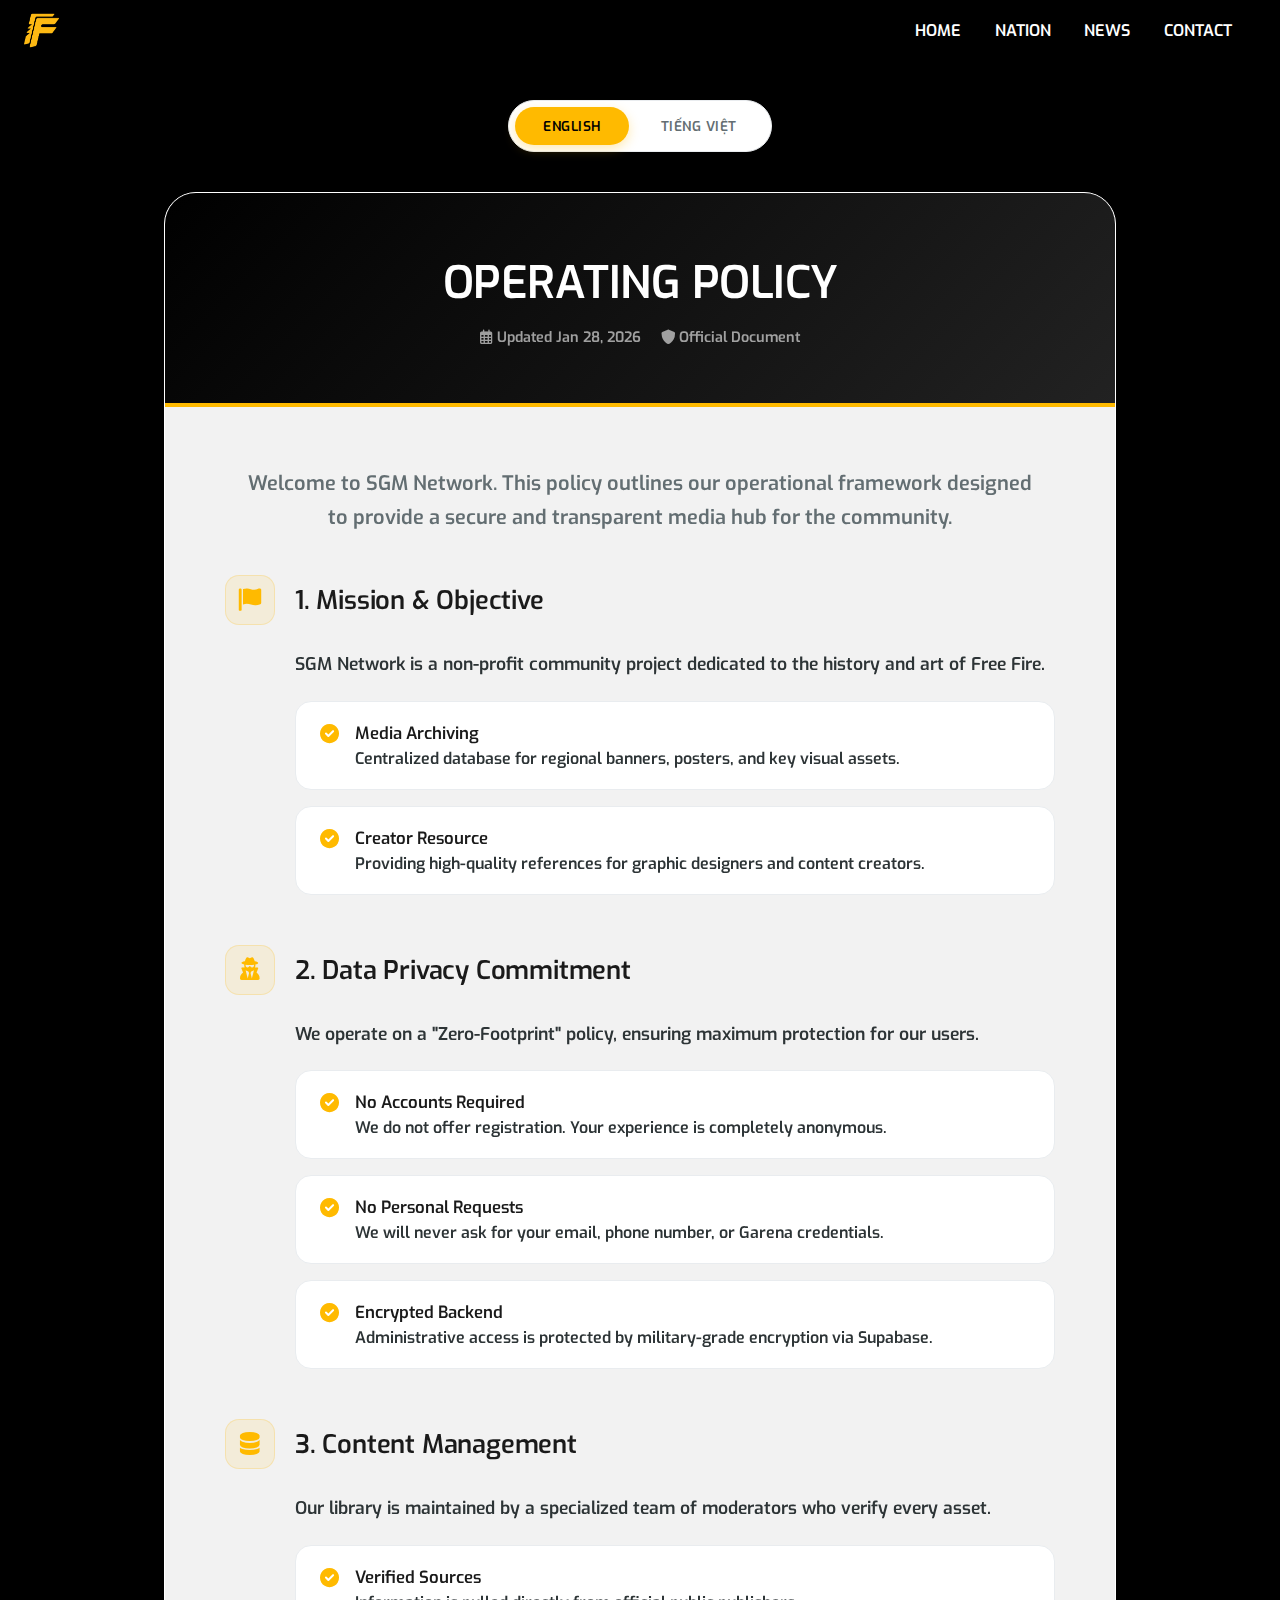
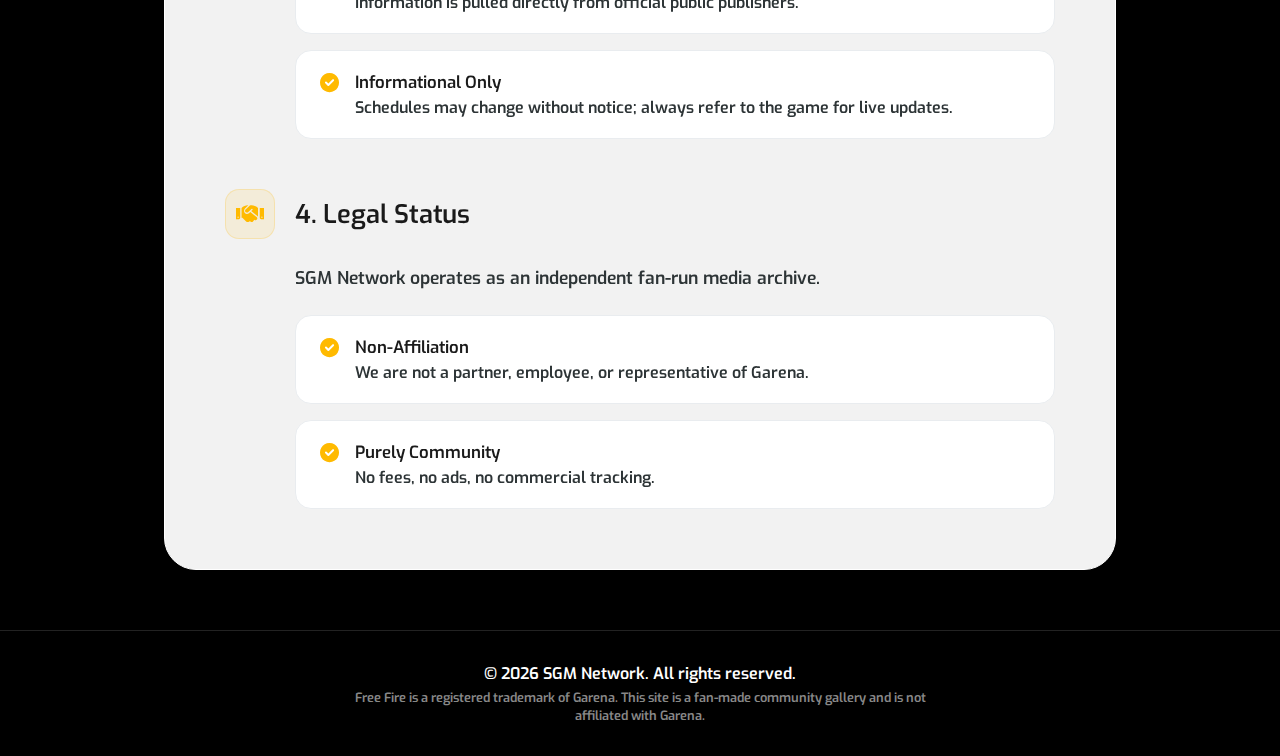
<file: operating-policy.html>
<!DOCTYPE html>
<html lang="en">

<head>
    <meta charset="UTF-8">
    <meta name="viewport" content="width=device-width, initial-scale=1.0">
    <title>Operating Policy - SGM Network</title>
    <meta name="description"
        content="Read the official Operating Policy of SGM Network. Learn about our mission, data privacy commitment, and content management guidelines.">
    <meta name="robots" content="index, follow">
    <link rel="canonical" href="https://zoneposters.vercel.app/operating-policy">
    <link rel="icon" type="image/png" href="/assets/image/LOGO_FF_SHORT.png" />
    <link rel="stylesheet" href="/assets/css/style.min.css?v=3.5.3">
    <link rel="stylesheet" href="https://cdnjs.cloudflare.com/ajax/libs/font-awesome/6.0.0/css/all.min.css">
    <link href="https://fonts.googleapis.com/css2?family=Inter:wght@400;500;600;700&display=swap" rel="stylesheet">
    <style>
        :root {
            --accent-gold: #ffba00;
            --accent-gold-soft: rgba(255, 186, 0, 0.1);
            --bg-glass: rgba(255, 255, 255, 0.95);
            --primary-dark: #1a1a1a;
            --text-main: #2d3436;
            --text-muted: #636e72;
            --border-soft: #e9ecef;
            --card-shadow: 0 20px 40px rgba(0, 0, 0, 0.08);
        }

        body {
            background-color: #f8f9fa;
            background-image: radial-gradient(at 0% 0%, rgba(255, 186, 0, 0.03) 0, transparent 50%),
                radial-gradient(at 50% 0%, rgba(0, 0, 0, 0.02) 0, transparent 50%);
            margin: 0;
            padding-top: 80px;
            min-height: 100vh;
            display: flex;
            flex-direction: column;
            font-family: 'Inter', system-ui, -apple-system, sans-serif;
            color: var(--text-main);
        }

        /* Re-applying main font for headers */
        h1,
        h2,
        h3,
        .switch-btn,
        .nav-link {
            font-family: 'Exo-SemiBold', sans-serif;
        }

        .policy-container {
            max-width: 1000px;
            margin: 20px auto 60px;
            padding: 0 24px;
            flex: 1;
            width: 100%;
            box-sizing: border-box;
        }

        /* Modern Language Switcher */
        .controls-wrapper {
            display: flex;
            justify-content: center;
            margin-bottom: 40px;
        }

        .lang-pills {
            background: #fff;
            padding: 6px;
            border-radius: 50px;
            display: flex;
            gap: 4px;
            box-shadow: 0 4px 15px rgba(0, 0, 0, 0.05);
            border: 1px solid var(--border-soft);
        }

        .switch-btn {
            border: none;
            background: transparent;
            padding: 10px 28px;
            border-radius: 40px;
            font-size: 0.85rem;
            font-weight: 700;
            cursor: pointer;
            transition: all 0.3s cubic-bezier(0.4, 0, 0.2, 1);
            color: var(--text-muted);
            text-transform: uppercase;
            letter-spacing: 0.5px;
        }

        .switch-btn.active {
            background: var(--accent-gold);
            color: #000;
            box-shadow: 0 4px 12px rgba(255, 186, 0, 0.3);
        }

        /* Main Card Reveal */
        .glass-card {
            background: var(--bg-glass);
            backdrop-filter: blur(10px);
            border-radius: 32px;
            border: 1px solid #fff;
            box-shadow: var(--card-shadow);
            overflow: hidden;
            animation: cardReveal 0.8s cubic-bezier(0.16, 1, 0.3, 1);
        }

        @keyframes cardReveal {
            from {
                opacity: 0;
                transform: translateY(30px) scale(0.98);
            }

            to {
                opacity: 1;
                transform: translateY(0) scale(1);
            }
        }

        .page-hero {
            background: linear-gradient(135deg, #000 0%, #222 100%);
            padding: 60px 40px;
            color: #fff;
            text-align: center;
            position: relative;
        }

        .page-hero::after {
            content: '';
            position: absolute;
            bottom: 0;
            left: 0;
            width: 100%;
            height: 4px;
            background: var(--accent-gold);
        }

        .page-hero h1 {
            font-size: 2.8rem;
            margin: 0;
            letter-spacing: -0.5px;
            text-transform: uppercase;
        }

        .meta-info {
            margin-top: 15px;
            display: flex;
            justify-content: center;
            align-items: center;
            gap: 20px;
            font-size: 0.9rem;
            color: rgba(255, 255, 255, 0.6);
        }

        .content-body {
            padding: 60px;
        }

        /* Module-based Sections */
        .policy-module {
            margin-bottom: 50px;
            position: relative;
        }

        .policy-module:last-child {
            margin-bottom: 0;
        }

        .module-header {
            display: flex;
            align-items: center;
            gap: 20px;
            margin-bottom: 24px;
        }

        .module-icon {
            width: 50px;
            height: 50px;
            background: var(--accent-gold-soft);
            border-radius: 14px;
            display: flex;
            align-items: center;
            justify-content: center;
            color: var(--accent-gold);
            font-size: 1.4rem;
            flex-shrink: 0;
            box-shadow: inset 0 0 0 1px rgba(255, 186, 0, 0.2);
        }

        .module-header h2 {
            font-size: 1.6rem;
            margin: 0;
            color: var(--primary-dark);
            letter-spacing: -0.2px;
        }

        .module-content {
            padding-left: 70px;
        }

        .module-content p {
            font-size: 1.1rem;
            line-height: 1.8;
            margin-bottom: 20px;
            font-weight: 400;
        }

        .modern-list {
            list-style: none;
            padding: 0;
            display: grid;
            gap: 16px;
        }

        .modern-list li {
            background: #fff;
            padding: 20px 24px;
            border-radius: 16px;
            border: 1px solid var(--border-soft);
            display: flex;
            align-items: flex-start;
            gap: 16px;
            transition: transform 0.2s, border-color 0.2s;
        }

        .modern-list li:hover {
            transform: translateX(5px);
            border-color: var(--accent-gold);
        }

        .modern-list li::before {
            content: "\f058";
            font-family: "Font Awesome 5 Free";
            font-weight: 900;
            color: var(--accent-gold);
            font-size: 1.2rem;
            margin-top: 2px;
        }

        .modern-list li strong {
            color: var(--primary-dark);
            display: block;
            margin-bottom: 4px;
            font-family: 'Exo-SemiBold', sans-serif;
            font-size: 1.05rem;
        }

        .intro-text {
            font-size: 1.25rem;
            line-height: 1.7;
            color: var(--text-muted);
            margin-bottom: 40px;
            text-align: center;
            max-width: 800px;
            margin-left: auto;
            margin-right: auto;
        }

        .lang-content {
            display: none;
        }

        .lang-content.active {
            display: block;
        }

        /* Footer Tweak */
        .footer {
            margin-top: auto;
            background: #000;
            border-top: 1px solid #222;
        }

        @media (max-width: 768px) {
            .content-body {
                padding: 40px 24px;
            }

            .module-header {
                gap: 15px;
            }

            .module-content {
                padding-left: 0;
            }

            .page-hero h1 {
                font-size: 2rem;
            }

            .module-icon {
                width: 42px;
                height: 42px;
                font-size: 1.1rem;
            }

            .module-header h2 {
                font-size: 1.3rem;
            }
        }
    </style>
</head>

<body class="non-home-bg">
    <header class="header">
        <div class="logo">
            <a href="/">
                <img src="/assets/image/LOGO_FF_SHORT.png" alt="Free Fire Logo" width="35" height="35">
            </a>
        </div>
        <nav class="navbar">
            <ul class="nav-links">
                <li><a href="/" class="nav-link">HOME</a></li>
                <li><a href="/nation" class="nav-link">NATION</a></li>
                <li><a href="/news" class="nav-link">NEWS</a></li>
                <li><a href="/contact" class="nav-link">CONTACT</a></li>
            </ul>
        </nav>
    </header>

    <main class="policy-container">
        <div class="controls-wrapper">
            <div class="lang-pills">
                <button class="switch-btn active" id="btn-en" onclick="setLanguage('en')">English</button>
                <button class="switch-btn" id="btn-vi" onclick="setLanguage('vi')">Tiếng Việt</button>
            </div>
        </div>

        <article class="glass-card">
            <!-- Content English -->
            <div id="content-en" class="lang-content active">
                <div class="page-hero">
                    <h1>Operating Policy</h1>
                    <div class="meta-info">
                        <span><i class="far fa-calendar-alt"></i> Updated Jan 28, 2026</span>
                        <span><i class="fas fa-shield-alt"></i> Official Document</span>
                    </div>
                </div>

                <div class="content-body">
                    <p class="intro-text">Welcome to <strong>SGM Network</strong>. This policy outlines our operational
                        framework designed to provide a secure and transparent media hub for the community.</p>

                    <div class="policy-module">
                        <div class="module-header">
                            <div class="module-icon"><i class="fas fa-flag"></i></div>
                            <h2>1. Mission & Objective</h2>
                        </div>
                        <div class="module-content">
                            <p>SGM Network is a non-profit community project dedicated to the history and art of Free
                                Fire.</p>
                            <ul class="modern-list">
                                <li>
                                    <div><strong>Media Archiving</strong> Centralized database for regional banners,
                                        posters, and key visual assets.</div>
                                </li>
                                <li>
                                    <div><strong>Creator Resource</strong> Providing high-quality references for graphic
                                        designers and content creators.</div>
                                </li>
                            </ul>
                        </div>
                    </div>

                    <div class="policy-module">
                        <div class="module-header">
                            <div class="module-icon"><i class="fas fa-user-secret"></i></div>
                            <h2>2. Data Privacy Commitment</h2>
                        </div>
                        <div class="module-content">
                            <p>We operate on a "Zero-Footprint" policy, ensuring maximum protection for our users.</p>
                            <ul class="modern-list">
                                <li>
                                    <div><strong>No Accounts Required</strong> We do not offer registration. Your
                                        experience is completely anonymous.</div>
                                </li>
                                <li>
                                    <div><strong>No Personal Requests</strong> We will never ask for your email, phone
                                        number, or Garena credentials.</div>
                                </li>
                                <li>
                                    <div><strong>Encrypted Backend</strong> Administrative access is protected by
                                        military-grade encryption via Supabase.</div>
                                </li>
                            </ul>
                        </div>
                    </div>

                    <div class="policy-module">
                        <div class="module-header">
                            <div class="module-icon"><i class="fas fa-database"></i></div>
                            <h2>3. Content Management</h2>
                        </div>
                        <div class="module-content">
                            <p>Our library is maintained by a specialized team of moderators who verify every asset.</p>
                            <ul class="modern-list">
                                <li>
                                    <div><strong>Verified Sources</strong> Information is pulled directly from official
                                        public publishers.</div>
                                </li>
                                <li>
                                    <div><strong>Informational Only</strong> Schedules may change without notice; always
                                        refer to the game for live updates.</div>
                                </li>
                            </ul>
                        </div>
                    </div>

                    <div class="policy-module">
                        <div class="module-header">
                            <div class="module-icon"><i class="fas fa-handshake"></i></div>
                            <h2>4. Legal Status</h2>
                        </div>
                        <div class="module-content">
                            <p>SGM Network operates as an independent fan-run media archive.</p>
                            <ul class="modern-list">
                                <li>
                                    <div><strong>Non-Affiliation</strong> We are not a partner, employee, or
                                        representative of Garena.</div>
                                </li>
                                <li>
                                    <div><strong>Purely Community</strong> No fees, no ads, no commercial tracking.
                                    </div>
                                </li>
                            </ul>
                        </div>
                    </div>
                </div>
            </div>

            <!-- Content Vietnamese -->
            <div id="content-vi" class="lang-content">
                <div class="page-hero">
                    <h1>Chính Sách Vận Hành</h1>
                    <div class="meta-info">
                        <span><i class="far fa-calendar-alt"></i> Cập nhật 28/01, 2026</span>
                        <span><i class="fas fa-shield-alt"></i> Tài liệu chính thức</span>
                    </div>
                </div>

                <div class="content-body">
                    <p class="intro-text">Chào mừng bạn đến với <strong>SGM Network</strong>. Chính sách này phác thảo
                        khung vận hành của chúng tôi, nhằm cung cấp một trung tâm truyền thông an toàn và minh bạch.</p>

                    <div class="policy-module">
                        <div class="module-header">
                            <div class="module-icon"><i class="fas fa-flag"></i></div>
                            <h2>1. Sứ mệnh & Mục tiêu</h2>
                        </div>
                        <div class="module-content">
                            <p>SGM Network là một dự án cộng đồng phi lợi nhuận dành riêng cho lịch sử và nghệ thuật
                                của Free Fire.</p>
                            <ul class="modern-list">
                                <li>
                                    <div><strong>Lưu trữ Truyền thông</strong> Cơ sở dữ liệu tập trung cho các biểu ngữ,
                                        poster và tài sản hình ảnh khu vực.</div>
                                </li>
                                <li>
                                    <div><strong>Nguồn lực Sáng tạo</strong> Cung cấp tài liệu tham khảo chất lượng cao
                                        cho các nhà thiết kế và sáng tạo nội dung.</div>
                                </li>
                            </ul>
                        </div>
                    </div>

                    <div class="policy-module">
                        <div class="module-header">
                            <div class="module-icon"><i class="fas fa-user-secret"></i></div>
                            <h2>2. Cam kết Bảo mật Dữ liệu</h2>
                        </div>
                        <div class="module-content">
                            <p>Chúng tôi hoạt động trên chính sách "Không để lại dấu vết", đảm bảo bảo vệ tối đa cho
                                người dùng.</p>
                            <ul class="modern-list">
                                <li>
                                    <div><strong>Không yêu cầu tài khoản</strong> Chúng tôi không cung cấp tính năng
                                        đăng ký. Trải nghiệm của bạn là ẩn danh hoàn toàn.</div>
                                </li>
                                <li>
                                    <div><strong>Không yêu cầu thông tin</strong> Chúng tôi không bao giờ hỏi email, số
                                        điện thoại hoặc mật khẩu Garena của bạn.</div>
                                </li>
                                <li>
                                    <div><strong>Hệ thống Bảo mật</strong> Quyền truy cập quản trị được bảo vệ bởi mã
                                        hóa cấp cao thông qua Supabase.</div>
                                </li>
                            </ul>
                        </div>
                    </div>

                    <div class="policy-module">
                        <div class="module-header">
                            <div class="module-icon"><i class="fas fa-database"></i></div>
                            <h2>3. Quản lý Nội dung</h2>
                        </div>
                        <div class="module-content">
                            <p>Thư viện của chúng tôi được duy trì bởi đội ngũ kiểm duyệt chuyên nghiệp, xác minh mọi
                                tài sản.</p>
                            <ul class="modern-list">
                                <li>
                                    <div><strong>Nguồn Xác minh</strong> Thông tin được lấy trực tiếp từ các nhà phát
                                        hành công khai chính thức.</div>
                                </li>
                                <li>
                                    <div><strong>Chỉ nhằm mục đích Thông tin</strong> Lịch trình có thể thay đổi mà
                                        không báo trước; hãy tham khảo trò chơi để có cập nhật thực tế.</div>
                                </li>
                            </ul>
                        </div>
                    </div>

                    <div class="policy-module">
                        <div class="module-header">
                            <div class="module-icon"><i class="fas fa-handshake"></i></div>
                            <h2>4. Trạng thái Pháp lý</h2>
                        </div>
                        <div class="module-content">
                            <p>SGM Network hoạt động như một kho lưu trữ truyền thông độc lập do người hâm mộ điều
                                hành.</p>
                            <ul class="modern-list">
                                <li>
                                    <div><strong>Không liên kết</strong> Chúng tôi không phải là đối tác, nhân viên hoặc
                                        đại diện của Garena.</div>
                                </li>
                                <li>
                                    <div><strong>Vì cộng đồng</strong> Không phí, không quảng cáo, không theo dõi thương
                                        mại.</div>
                                </li>
                            </ul>
                        </div>
                    </div>
                </div>
            </div>
        </article>
    </main>

    <footer class="footer">
        <div class="footer-content">
            <p>&copy; 2026 SGM Network. All rights reserved.</p>
            <p class="trademark-disclaimer" style="font-size: 0.8rem; color: #888; margin-top: 5px;">Free Fire is a
                registered trademark of Garena. This site is a fan-made community gallery and is not affiliated with
                Garena.</p>
        </div>
    </footer>

    <script>
        function setLanguage(lang) {
            document.querySelectorAll('.switch-btn').forEach(btn => btn.classList.remove('active'));
            document.getElementById('btn-' + lang).classList.add('active');

            document.querySelectorAll('.lang-content').forEach(content => {
                content.classList.remove('active');
            });
            document.getElementById('content-' + lang).classList.add('active');

            localStorage.setItem('policyLang', lang);
        }

        document.addEventListener('DOMContentLoaded', () => {
            const savedLang = localStorage.getItem('policyLang') || 'en';
            setLanguage(savedLang);
        });
    </script>
</body>

</html>
</file>
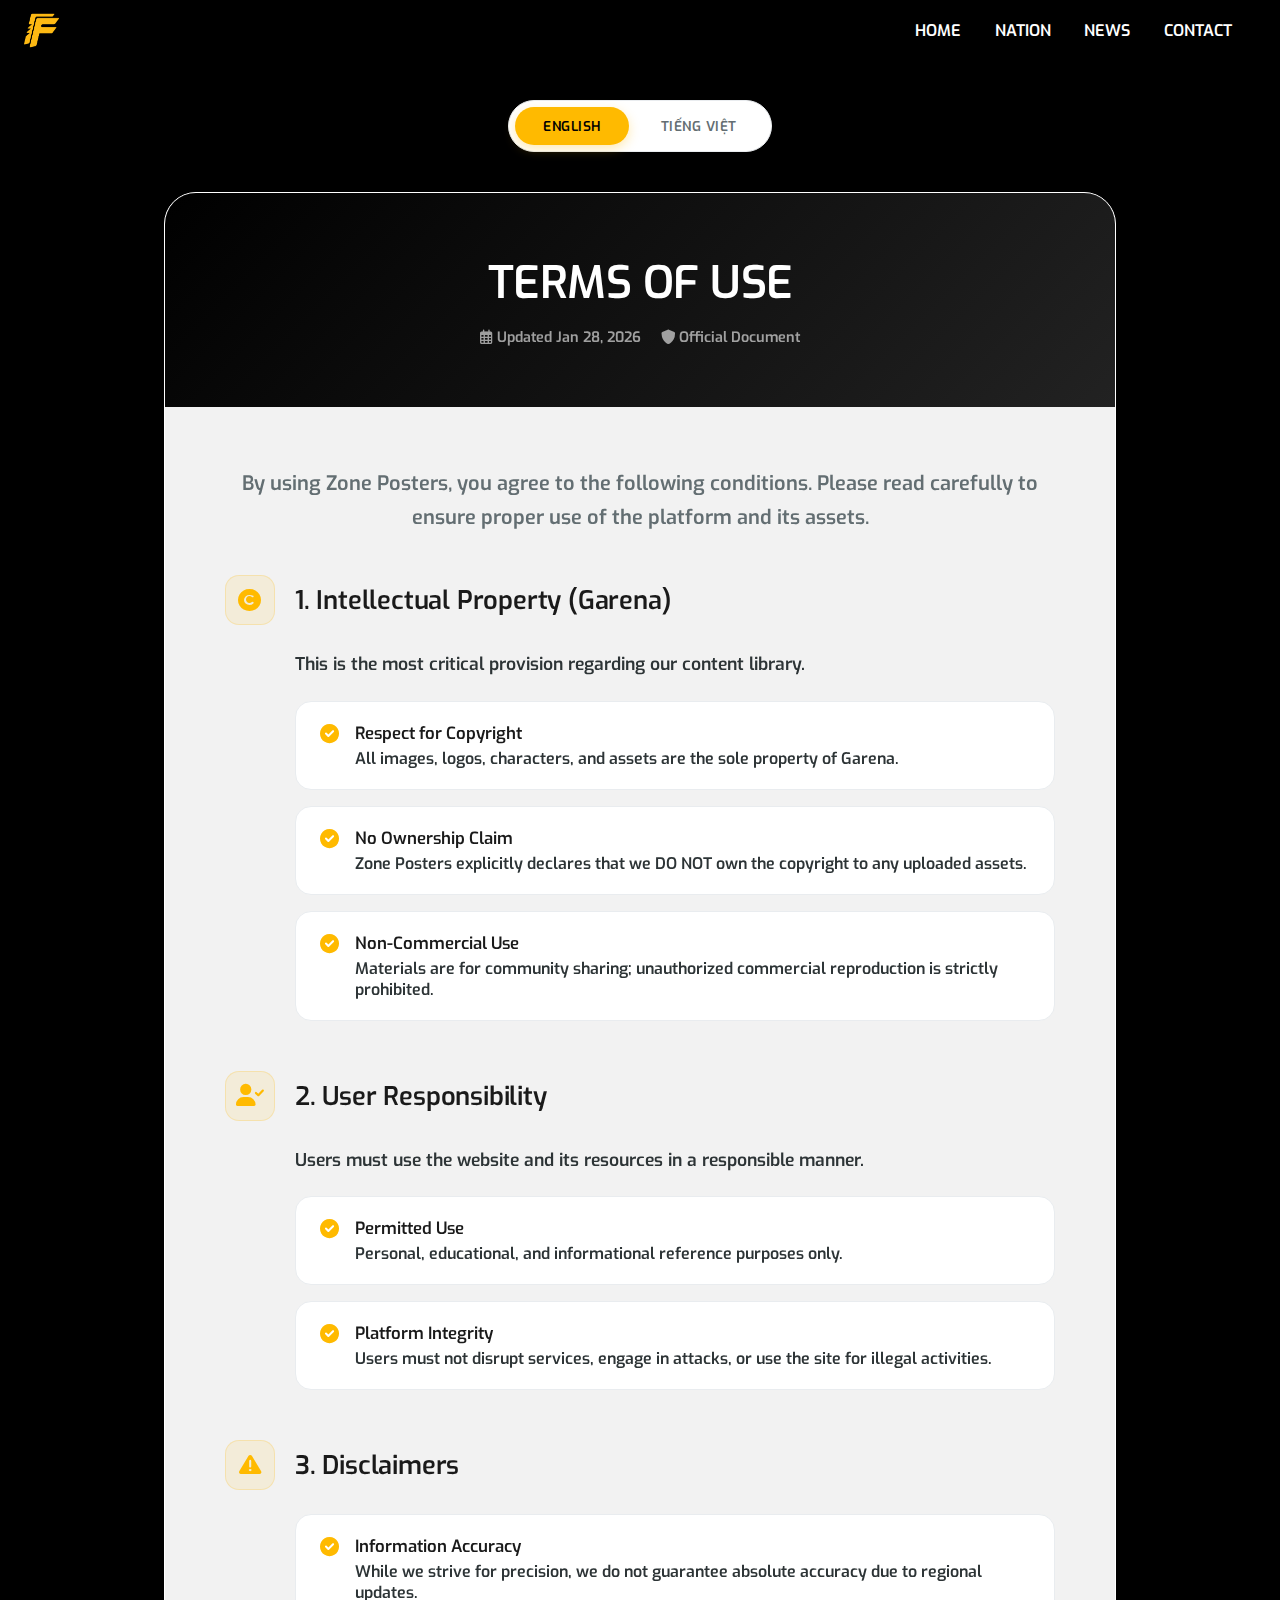
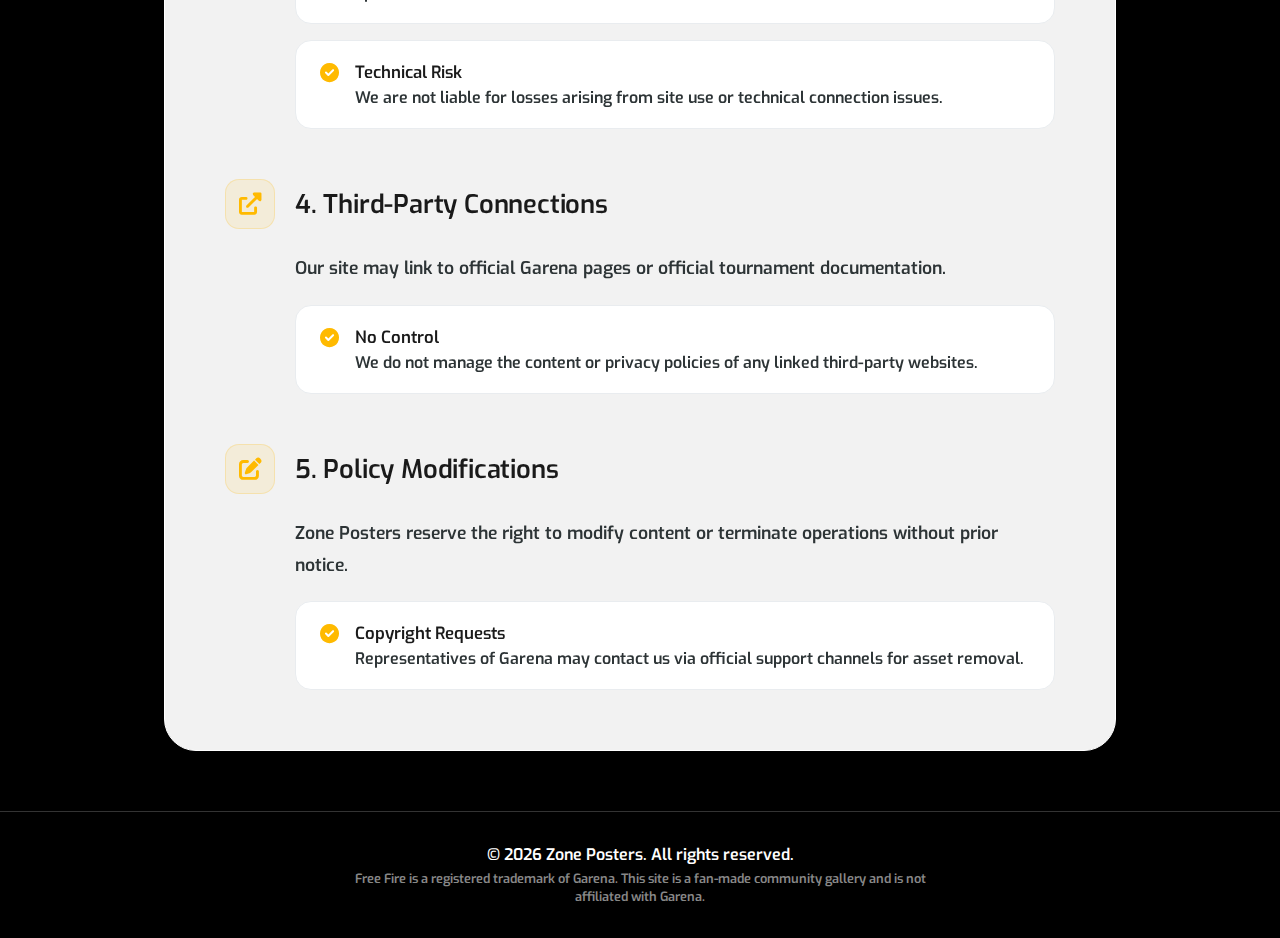
<file: terms-of-use.html>
<!DOCTYPE html>
<html lang="en">

<head>
    <meta charset="UTF-8">
    <meta name="viewport" content="width=device-width, initial-scale=1.0">
    <title>Terms of Use - Zone Posters</title>
    <meta name="description"
        content="Review the Terms of Use for Zone Posters. Understand the intellectual property rights, user responsibilities, and disclaimers for using our platform.">
    <meta name="robots" content="index, follow">
    <link rel="canonical" href="https://zoneposters.vercel.app/terms-of-use">
    <link rel="icon" type="image/png" href="/assets/image/LOGO_FF_SHORT.png" />
    <link rel="stylesheet" href="/assets/css/style.min.css?v=3.5.1">
    <link rel="stylesheet" href="https://cdnjs.cloudflare.com/ajax/libs/font-awesome/6.0.0/css/all.min.css">
    <link href="https://fonts.googleapis.com/css2?family=Inter:wght@400;500;600;700&display=swap" rel="stylesheet">
    <style>
        :root {
            --accent-gold: #ffba00;
            --accent-gold-soft: rgba(255, 186, 0, 0.1);
            --bg-glass: rgba(255, 255, 255, 0.95);
            --primary-dark: #1a1a1a;
            --text-main: #2d3436;
            --text-muted: #636e72;
            --border-soft: #e9ecef;
            --card-shadow: 0 20px 40px rgba(0, 0, 0, 0.08);
        }

        body {
            background-color: #f8f9fa;
            background-image: radial-gradient(at 0% 0%, rgba(255, 186, 0, 0.03) 0, transparent 50%),
                radial-gradient(at 50% 0%, rgba(0, 0, 0, 0.02) 0, transparent 50%);
            margin: 0;
            padding-top: 80px;
            min-height: 100vh;
            display: flex;
            flex-direction: column;
            font-family: 'Inter', system-ui, -apple-system, sans-serif;
            color: var(--text-main);
        }

        /* Re-applying main font for headers */
        h1,
        h2,
        h3,
        .switch-btn,
        .nav-link {
            font-family: 'Exo-SemiBold', sans-serif;
        }

        .policy-container {
            max-width: 1000px;
            margin: 20px auto 60px;
            padding: 0 24px;
            flex: 1;
            width: 100%;
            box-sizing: border-box;
        }

        /* Modern Language Switcher */
        .controls-wrapper {
            display: flex;
            justify-content: center;
            margin-bottom: 40px;
        }

        .lang-pills {
            background: #fff;
            padding: 6px;
            border-radius: 50px;
            display: flex;
            gap: 4px;
            box-shadow: 0 4px 15px rgba(0, 0, 0, 0.05);
            border: 1px solid var(--border-soft);
        }

        .switch-btn {
            border: none;
            background: transparent;
            padding: 10px 28px;
            border-radius: 40px;
            font-size: 0.85rem;
            font-weight: 700;
            cursor: pointer;
            transition: all 0.3s cubic-bezier(0.4, 0, 0.2, 1);
            color: var(--text-muted);
            text-transform: uppercase;
            letter-spacing: 0.5px;
        }

        .switch-btn.active {
            background: var(--accent-gold);
            color: #000;
            box-shadow: 0 4px 12px rgba(255, 186, 0, 0.3);
        }

        /* Main Card Reveal */
        .glass-card {
            background: var(--bg-glass);
            backdrop-filter: blur(10px);
            border-radius: 32px;
            border: 1px solid #fff;
            box-shadow: var(--card-shadow);
            overflow: hidden;
            animation: cardReveal 0.8s cubic-bezier(0.16, 1, 0.3, 1);
        }

        @keyframes cardReveal {
            from {
                opacity: 0;
                transform: translateY(30px) scale(0.98);
            }

            to {
                opacity: 1;
                transform: translateY(0) scale(1);
            }
        }

        .page-hero {
            background: linear-gradient(135deg, #000 0%, #222 100%);
            padding: 60px 40px;
            color: #fff;
            text-align: center;
            position: relative;
        }

        .page-hero h1 {
            font-size: 2.8rem;
            margin: 0;
            letter-spacing: -0.5px;
            text-transform: uppercase;
        }

        .meta-info {
            margin-top: 15px;
            display: flex;
            justify-content: center;
            align-items: center;
            gap: 20px;
            font-size: 0.9rem;
            color: rgba(255, 255, 255, 0.6);
        }

        .content-body {
            padding: 60px;
        }

        /* Module-based Sections */
        .policy-module {
            margin-bottom: 50px;
            position: relative;
        }

        .policy-module:last-child {
            margin-bottom: 0;
        }

        .module-header {
            display: flex;
            align-items: center;
            gap: 20px;
            margin-bottom: 24px;
        }

        .module-icon {
            width: 50px;
            height: 50px;
            background: var(--accent-gold-soft);
            border-radius: 14px;
            display: flex;
            align-items: center;
            justify-content: center;
            color: var(--accent-gold);
            font-size: 1.4rem;
            flex-shrink: 0;
            box-shadow: inset 0 0 0 1px rgba(255, 186, 0, 0.2);
        }

        .module-header h2 {
            font-size: 1.6rem;
            margin: 0;
            color: var(--primary-dark);
            letter-spacing: -0.2px;
        }

        .module-content {
            padding-left: 70px;
        }

        .module-content p {
            font-size: 1.1rem;
            line-height: 1.8;
            margin-bottom: 20px;
            font-weight: 400;
        }

        .modern-list {
            list-style: none;
            padding: 0;
            display: grid;
            gap: 16px;
        }

        .modern-list li {
            background: #fff;
            padding: 20px 24px;
            border-radius: 16px;
            border: 1px solid var(--border-soft);
            display: flex;
            align-items: flex-start;
            gap: 16px;
            transition: transform 0.2s, border-color 0.2s;
        }

        .modern-list li:hover {
            transform: translateX(5px);
            border-color: var(--accent-gold);
        }

        .modern-list li::before {
            content: "\f058";
            font-family: "Font Awesome 5 Free";
            font-weight: 900;
            color: var(--accent-gold);
            font-size: 1.2rem;
            margin-top: 2px;
        }

        .modern-list li strong {
            color: var(--primary-dark);
            display: block;
            margin-bottom: 4px;
            font-family: 'Exo-SemiBold', sans-serif;
            font-size: 1.05rem;
        }

        .intro-text {
            font-size: 1.25rem;
            line-height: 1.7;
            color: var(--text-muted);
            margin-bottom: 40px;
            text-align: center;
            max-width: 800px;
            margin-left: auto;
            margin-right: auto;
        }

        .lang-content {
            display: none;
        }

        .lang-content.active {
            display: block;
        }

        @media (max-width: 768px) {
            .content-body {
                padding: 40px 24px;
            }

            .module-header {
                gap: 15px;
            }

            .module-content {
                padding-left: 0;
            }

            .page-hero h1 {
                font-size: 2rem;
            }

            .module-icon {
                width: 42px;
                height: 42px;
                font-size: 1.1rem;
            }

            .module-header h2 {
                font-size: 1.3rem;
            }
        }
    </style>
</head>

<body class="non-home-bg">
    <header class="header">
        <div class="logo">
            <a href="/">
                <img src="/assets/image/LOGO_FF_SHORT.png" alt="Free Fire Logo" width="35" height="35">
            </a>
        </div>
        <nav class="navbar">
            <ul class="nav-links">
                <li><a href="/" class="nav-link">HOME</a></li>
                <li><a href="/nation" class="nav-link">NATION</a></li>
                <li><a href="/news" class="nav-link">NEWS</a></li>
                <li><a href="/contact" class="nav-link">CONTACT</a></li>
            </ul>
        </nav>
    </header>

    <main class="policy-container">
        <div class="controls-wrapper">
            <div class="lang-pills">
                <button class="switch-btn active" id="btn-en" onclick="setLanguage('en')">English</button>
                <button class="switch-btn" id="btn-vi" onclick="setLanguage('vi')">Tiếng Việt</button>
            </div>
        </div>

        <article class="glass-card">
            <!-- Content English -->
            <div id="content-en" class="lang-content active">
                <div class="page-hero">
                    <h1>Terms of Use</h1>
                    <div class="meta-info">
                        <span><i class="far fa-calendar-alt"></i> Updated Jan 28, 2026</span>
                        <span><i class="fas fa-shield-alt"></i> Official Document</span>
                    </div>
                </div>

                <div class="content-body">
                    <p class="intro-text">By using <strong>Zone Posters</strong>, you agree to the following conditions.
                        Please read carefully to ensure proper use of the platform and its assets.</p>

                    <div class="policy-module">
                        <div class="module-header">
                            <div class="module-icon"><i class="fas fa-copyright"></i></div>
                            <h2>1. Intellectual Property (Garena)</h2>
                        </div>
                        <div class="module-content">
                            <p>This is the most critical provision regarding our content library.</p>
                            <ul class="modern-list">
                                <li>
                                    <div><strong>Respect for Copyright</strong> All images, logos, characters, and
                                        assets are the sole property of Garena.</div>
                                </li>
                                <li>
                                    <div><strong>No Ownership Claim</strong> Zone Posters explicitly declares that we DO
                                        NOT own the copyright to any uploaded assets.</div>
                                </li>
                                <li>
                                    <div><strong>Non-Commercial Use</strong> Materials are for community sharing;
                                        unauthorized commercial reproduction is strictly prohibited.</div>
                                </li>
                            </ul>
                        </div>
                    </div>

                    <div class="policy-module">
                        <div class="module-header">
                            <div class="module-icon"><i class="fas fa-user-check"></i></div>
                            <h2>2. User Responsibility</h2>
                        </div>
                        <div class="module-content">
                            <p>Users must use the website and its resources in a responsible manner.</p>
                            <ul class="modern-list">
                                <li>
                                    <div><strong>Permitted Use</strong> Personal, educational, and informational
                                        reference purposes only.</div>
                                </li>
                                <li>
                                    <div><strong>Platform Integrity</strong> Users must not disrupt services, engage in
                                        attacks, or use the site for illegal activities.</div>
                                </li>
                            </ul>
                        </div>
                    </div>

                    <div class="policy-module">
                        <div class="module-header">
                            <div class="module-icon"><i class="fas fa-exclamation-triangle"></i></div>
                            <h2>3. Disclaimers</h2>
                        </div>
                        <div class="module-content">
                            <ul class="modern-list">
                                <li>
                                    <div><strong>Information Accuracy</strong> While we strive for precision, we do not
                                        guarantee absolute accuracy due to regional updates.</div>
                                </li>
                                <li>
                                    <div><strong>Technical Risk</strong> We are not liable for losses arising from site
                                        use or technical connection issues.</div>
                                </li>
                            </ul>
                        </div>
                    </div>

                    <div class="policy-module">
                        <div class="module-header">
                            <div class="module-icon"><i class="fas fa-external-link-alt"></i></div>
                            <h2>4. Third-Party Connections</h2>
                        </div>
                        <div class="module-content">
                            <p>Our site may link to official Garena pages or official tournament documentation.</p>
                            <ul class="modern-list">
                                <li>
                                    <div><strong>No Control</strong> We do not manage the content or privacy policies of
                                        any linked third-party websites.</div>
                                </li>
                            </ul>
                        </div>
                    </div>

                    <div class="policy-module">
                        <div class="module-header">
                            <div class="module-icon"><i class="fas fa-edit"></i></div>
                            <h2>5. Policy Modifications</h2>
                        </div>
                        <div class="module-content">
                            <p>Zone Posters reserve the right to modify content or terminate operations without prior
                                notice.</p>
                            <ul class="modern-list">
                                <li>
                                    <div><strong>Copyright Requests</strong> Representatives of Garena may contact us
                                        via official support channels for asset removal.</div>
                                </li>
                            </ul>
                        </div>
                    </div>
                </div>
            </div>

            <!-- Content Vietnamese -->
            <div id="content-vi" class="lang-content">
                <div class="page-hero">
                    <h1>Điều Khoản Sử Dụng</h1>
                    <div class="meta-info">
                        <span><i class="far fa-calendar-alt"></i> Cập nhật 28/01, 2026</span>
                        <span><i class="fas fa-shield-alt"></i> Tài liệu chính thức</span>
                    </div>
                </div>

                <div class="content-body">
                    <p class="intro-text">Bằng cách sử dụng <strong>Zone Posters</strong>, bạn đồng ý với các điều kiện
                        sau. Vui lòng đọc kỹ để đảm bảo việc sử dụng nền tảng và tài sản đúng cách.</p>

                    <div class="policy-module">
                        <div class="module-header">
                            <div class="module-icon"><i class="fas fa-copyright"></i></div>
                            <h2>1. Quyền Sở hữu Trí tuệ (Garena)</h2>
                        </div>
                        <div class="module-content">
                            <p>Đây là quy định quan trọng nhất liên quan đến thư viện nội dung của chúng tôi.</p>
                            <ul class="modern-list">
                                <li>
                                    <div><strong>Tôn trọng Bản quyền</strong> Tất cả hình ảnh, logo, nhân vật và tài sản
                                        đều là tài sản duy nhất của Garena.</div>
                                </li>
                                <li>
                                    <div><strong>Không xác nhận quyền sở hữu</strong> Zone Posters tuyên bố rõ ràng
                                        chúng tôi KHÔNG sở hữu bản quyền đối với bất kỳ tài sản nào được tải lên.</div>
                                </li>
                                <li>
                                    <div><strong>Sử dụng Phi thương mại</strong> Tài liệu dành cho việc chia sẻ cộng
                                        đồng; nghiêm cấm sao chép thương mại trái phép.</div>
                                </li>
                            </ul>
                        </div>
                    </div>

                    <div class="policy-module">
                        <div class="module-header">
                            <div class="module-icon"><i class="fas fa-user-check"></i></div>
                            <h2>2. Trách nhiệm Người dùng</h2>
                        </div>
                        <div class="module-content">
                            <p>Người dùng phải sử dụng trang web và tài nguyên một cách có trách nhiệm.</p>
                            <ul class="modern-list">
                                <li>
                                    <div><strong>Sử dụng được phép</strong> Chỉ dành cho mục đích cá nhân, giáo dục và
                                        tham khảo thông tin.</div>
                                </li>
                                <li>
                                    <div><strong>Tính toàn vẹn của nền tảng</strong> Người dùng không được gây gián đoạn
                                        dịch vụ, tấn công mạng hoặc sử dụng trang web cho các hoạt động bất hợp pháp.
                                    </div>
                                </li>
                            </ul>
                        </div>
                    </div>

                    <div class="policy-module">
                        <div class="module-header">
                            <div class="module-icon"><i class="fas fa-exclamation-triangle"></i></div>
                            <h2>3. Tuyên bố từ chối trách nhiệm</h2>
                        </div>
                        <div class="module-content">
                            <ul class="modern-list">
                                <li>
                                    <div><strong>Độ chính xác của thông tin</strong> Mặc dù chúng tôi cố gắng vì sự
                                        chính xác, chúng tôi không bảo đảm tính chính xác tuyệt đối do các cập nhật khu
                                        vực.</div>
                                </li>
                                <li>
                                    <div><strong>Rủi ro Kỹ thuật</strong> Chúng tôi không chịu trách nhiệm cho các tổn
                                        thất phát sinh từ việc sử dụng trang web hoặc lỗi kết nối.</div>
                                </li>
                            </ul>
                        </div>
                    </div>

                    <div class="policy-module">
                        <div class="module-header">
                            <div class="module-icon"><i class="fas fa-external-link-alt"></i></div>
                            <h2>4. Kết nối bên thứ ba</h2>
                        </div>
                        <div class="module-content">
                            <p>Trang web của chúng tôi có thể liên kết đến các trang chính thức của Garena hoặc tài liệu
                                giải đấu chính thức.</p>
                            <ul class="modern-list">
                                <li>
                                    <div><strong>Không kiểm soát</strong> Chúng tôi không quản lý nội dung hoặc chính
                                        sách bảo mật của bất kỳ trang web bên thứ ba nào được liên kết.</div>
                                </li>
                            </ul>
                        </div>
                    </div>

                    <div class="policy-module">
                        <div class="module-header">
                            <div class="module-icon"><i class="fas fa-edit"></i></div>
                            <h2>5. Sửa đổi Chính sách</h2>
                        </div>
                        <div class="module-content">
                            <p>Zone Posters bảo lưu quyền sửa đổi nội dung hoặc chấm dứt hoạt động mà không cần báo
                                trước.</p>
                            <ul class="modern-list">
                                <li>
                                    <div><strong>Yêu cầu Bản quyền</strong> Đại diện của Garena có thể liên hệ với chúng
                                        tôi qua các kênh hỗ trợ chính thức để yêu cầu gỡ bỏ tài sản.</div>
                                </li>
                            </ul>
                        </div>
                    </div>
                </div>
            </div>
        </article>
    </main>

    <footer class="footer">
        <div class="footer-content">
            <p>&copy; 2026 Zone Posters. All rights reserved.</p>
            <p class="trademark-disclaimer" style="font-size: 0.8rem; color: #888; margin-top: 5px;">Free Fire is a
                registered trademark of Garena. This site is a fan-made community gallery and is not affiliated with
                Garena.</p>
        </div>
    </footer>

    <script>
        function setLanguage(lang) {
            document.querySelectorAll('.switch-btn').forEach(btn => btn.classList.remove('active'));
            document.getElementById('btn-' + lang).classList.add('active');

            document.querySelectorAll('.lang-content').forEach(content => {
                content.classList.remove('active');
            });
            document.getElementById('content-' + lang).classList.add('active');

            localStorage.setItem('termsLang', lang);
        }

        document.addEventListener('DOMContentLoaded', () => {
            const savedLang = localStorage.getItem('termsLang') || 'en';
            setLanguage(savedLang);
        });
    </script>
</body>

</html>
</file>
<file: assets/css/style.min.css>
@font-face {
    font-family: 'Exo-SemiBold';
    src: url('../fonts/Exo-SemiBold.ttf') format('truetype');
    font-weight: 700;
    font-style: normal;
    font-display: swap
}

html {
    scroll-behavior: smooth;
    min-height: 100%
}

* {
    margin: 0;
    padding: 0;
    box-sizing: border-box;
    font-family: 'Exo-SemiBold', sans-serif
}

html,
body {
    min-height: 100vh
}

body {
    background-color: #f4f4f4;
    color: #000000;
    display: flex;
    flex-direction: column;
    min-height: 100vh;
    overflow-x: hidden;
    padding-top: 60px;
    -webkit-user-select: none;
    -moz-user-select: none;
    -ms-user-select: none;
    user-select: none
}

body.non-home-bg {
    background-image: url('https://ik.imagekit.io/blazehunter/background_white.png');
    background-size: cover;
    background-position: center top;
    background-repeat: no-repeat;
    background-attachment: fixed;
    background-color: #000000
}

body.non-home-bg .content-section.active {
    background-color: transparent !important
}

a {
    text-decoration: none;
    color: inherit
}

a:focus-visible,
button:focus-visible,
input:focus-visible,
select:focus-visible {
    outline: 2px solid #ffba00;
    outline-offset: 2px
}

.skip-to-content:focus {
    position: fixed;
    top: 10px;
    left: 10px;
    background: #ffba00;
    color: #000;
    padding: 10px 20px;
    border-radius: 5px;
    font-weight: bold;
    z-index: 9999
}

ul {
    list-style: none
}

.header {
    background-color: #000000;
    color: #fff;
    display: flex;
    justify-content: space-between;
    align-items: center;
    padding: 0.5rem 2rem;
    position: fixed;
    top: 0;
    left: 0;
    width: 100%;
    z-index: 1000;
    height: 60px;
    box-sizing: border-box
}

.logo img {
    height: 35px;
    margin-top: 6px;
    margin-left: -0.5rem
}

.navbar {
    flex-grow: 1;
    display: flex;
    justify-content: flex-end;
    align-items: center
}

.nav-links {
    display: flex;
    gap: 0.1rem;
    margin-right: 0
}

.nav-link {
    padding: 0.5rem 1rem;
    transition: background-color 0.3s ease;
    border-radius: 5px;
    text-transform: uppercase
}

.nav-link:hover {
    background-color: #000000;
    transform: translateY(-1px);
    transition: all 0.3s ease
}

.nav-link.active {
    color: #ffba00;
    text-shadow: none;
    transition: color 0.3s ease, background-color 0.3s ease
}

#desktopLangSelector a[data-lang].active {
    color: #ffba00 !important;
    background-color: #000000 !important
}

#desktopLangSelector a[data-lang].active:hover {
    color: #ffba00 !important;
    background-color: #666 !important
}

.dropdown {
    position: relative
}

.dropdown-menu {
    position: absolute;
    top: 100%;
    left: 0;
    background-color: #000000;
    min-width: 100px;
    display: none;
    flex-direction: column;
    padding: 0.5rem 0;
    border-radius: 5px;
    z-index: 110
}

@media (min-width: 769px) {
    .dropdown:hover .dropdown-menu {
        display: flex
    }
}

.dropdown-menu li a {
    padding: 0.5rem 1rem;
    display: block;
    text-transform: uppercase
}

.dropdown-menu li a:hover {
    background-color: #666
}

.header-controls {
    display: none;
    align-items: center;
    gap: 0.5rem
}

.menu-toggle {
    font-size: 1.7rem;
    cursor: pointer;
    display: none
}

.nav-link.lang-toggle img {
    height: 1.3rem;
    width: auto;
    vertical-align: middle;
    margin-top: -2px
}

.main-content {
    padding: 0;
    flex-grow: 1;
    display: flex
}

.content-section {
    display: none;
    background-color: #ffffff;
    color: #333;
    padding: 2rem;
    flex-grow: 1;
    flex-direction: column;
    width: 100%;
    z-index: 1
}

.content-section.active {
    display: flex;
    z-index: 10
}

#home-section {
    min-height: auto;
    width: 100%;
    position: relative;
    color: #fff;
    padding: 0;
    justify-content: center;
    align-items: center;
    text-align: center;
    z-index: 5;
    background: #000
}

#background-image {
    position: relative;
    width: 100%;
    height: auto;
    z-index: 1;
    object-fit: contain;
    object-position: top;
    display: block
}

#background-image-mobile {
    position: relative;
    width: 100%;
    height: auto;
    object-fit: contain;
    object-position: top;
    z-index: 1;
    display: none
}

.background-wrapper,
.bg-layer,
.bg-layer.active {
    display: none
}

.home-content {
    position: relative;
    z-index: 10;
    width: 100%;
    height: 100%;
    display: flex;
    flex-direction: column;
    justify-content: center;
    align-items: center;
    text-align: center;
    color: #fff
}

#home-section::before {
    content: '';
    position: absolute;
    top: 0;
    left: 0;
    width: 100%;
    height: 100%;
    z-index: 2;
    background: transparent
}

.image-grid {
    display: grid;
    gap: 1rem;
    margin-top: 2rem;
    align-self: stretch;
    flex-grow: 1;
    grid-template-columns: repeat(3, 1fr);
    padding: 0 1rem
}

@media (max-width: 768px) {
    .image-grid {
        grid-template-columns: 1fr
    }
}

.grid-item {
    padding: 1rem;
    background-color: #fff;
    border: 0.5px solid #ccc;
    border-radius: 8px;
    box-shadow: 0 4px 8px rgba(0, 0, 0, 0.1);
    cursor: pointer;
    overflow: hidden;
    position: relative;
    transition: transform 0.3s ease, box-shadow 0.3s ease, border-color 0.3s ease;
    backface-visibility: hidden;
    --mouse-x: 50%;
    --mouse-y: 50%;
    text-align: center;
    display: flex;
    flex-direction: column;
    justify-content: flex-start;
    align-items: center;
    height: auto;
    width: auto
}

.grid-item:hover {
    z-index: 10
}

.grid-item.upcoming-status {
    border-color: #28a745
}

.grid-item.active-status {
    border-color: #ff9800
}

.grid-item.ending-status {
    border-color: #f44336
}

.grid-item::after {
    content: '';
    position: absolute;
    top: 0;
    left: -150%;
    width: 50%;
    height: 100%;
    background: linear-gradient(to right, rgba(255, 255, 255, 0) 0%, rgba(255, 255, 255, 0.3) 50%, rgba(255, 255, 255, 0) 100%);
    transform: skewX(-25deg);
    transition: left 0.6s ease;
    z-index: 5;
    pointer-events: none
}

.grid-item:hover::after {
    left: 150%
}

.grid-item::before {
    display: none
}

.image-grid img {
    max-width: 100%;
    max-height: none;
    width: 100%;
    height: auto;
    aspect-ratio: 16 / 9;
    object-fit: cover;
    border-radius: 4px;
    margin-bottom: 0;
    margin-bottom: 0
}

.grid-item-title {
    margin-top: 0.5rem;
    margin-bottom: 0.5rem;
    font-size: 1.1rem;
    font-weight: bold;
    text-align: center;
    padding: 0 0.5rem;
    overflow: hidden;
    text-overflow: ellipsis;
    white-space: nowrap;
    width: 100%;
    max-width: 100%;
    background: linear-gradient(90deg, #007bff, #8a2be2, #007bff);
    background-size: 200% auto;
    animation: gradient-move 5s ease-in-out infinite;
    -webkit-background-clip: text;
    background-clip: text;
    -webkit-text-fill-color: transparent;
    color: transparent;
    will-change: background-position
}

@keyframes gradient-move {
    0% {
        background-position: 0% 50%
    }

    50% {
        background-position: 100% 50%
    }

    100% {
        background-position: 0% 50%
    }
}

.updating-message {
    display: flex;
    justify-content: center;
    align-items: center;
    text-align: center;
    width: 100%;
    flex-grow: 1;
    font-size: 1.2rem;
    color: #999;
    border: 3px dashed #ccc;
    border-radius: 8px;
    cursor: pointer;
    box-shadow: none;
    margin-bottom: 0;
    background: linear-gradient(90deg, #999 0%, #ccc 25%, #ccc 75%, #999 100%);
    background-size: 200% auto;
    animation: shine 3s linear infinite;
    -webkit-background-clip: text;
    background-clip: text;
    -webkit-text-fill-color: transparent;
    font-weight: 700;
    font-size: 2rem
}

.updating-message:hover {
    transform: none;
    box-shadow: none
}

@keyframes shine {
    0% {
        background-position: 200% 0
    }

    100% {
        background-position: -200% 0
    }
}

.event-badge {
    position: absolute;
    top: 16px;
    right: 16px;
    padding: 5px 10px;
    font-size: 0.8rem;
    font-weight: bold;
    color: #fff;
    border-radius: 4px;
    z-index: 10;
    box-shadow: 0 2px 5px rgba(0, 0, 0, 0.5);
    display: block
}

.event-badge.active-event {
    background-color: #ff9800
}

.event-badge.upcoming-event {
    background-color: #4CAF50
}

.event-badge.ending-event {
    background-color: #f44336
}

.footer {
    background-color: #333;
    color: #fff;
    text-align: center;
    padding: 0.75rem;
    flex-shrink: 0
}

body.hide-footer .footer {
    display: none
}

.grid-overlay {
    position: fixed;
    top: 0;
    left: 0;
    width: 100%;
    height: 100%;
    background-color: rgba(0, 0, 0, 0.7);
    display: none;
    justify-content: center;
    align-items: center;
    z-index: 2000
}

.overlay-content {
    background-color: #fff;
    padding: 2rem;
    border-radius: 8px;
    text-align: center;
    position: relative;
    max-width: 90%;
    max-height: 90vh;
    overflow: auto;
    box-shadow: 0 4px 10px rgba(0, 0, 0, 0.3);
    box-sizing: border-box;
    width: 100%;
    max-width: min(90%, 800px)
}

#overlay-title {
    margin-bottom: 0.5rem;
    font-size: 1.5rem;
    font-weight: bold;
    max-width: 100%;
    white-space: normal;
    overflow-wrap: break-word;
    word-break: break-word
}

#overlay-date {
    margin-top: 3px;
    margin-bottom: 3px
}

#overlay-image-container.no-image+#overlay-date {
    margin-top: 10px
}

.close-btn {
    position: absolute;
    top: 0px;
    right: 15px;
    font-size: 2rem;
    cursor: pointer;
    color: #333
}

#overlay-link {
    display: block;
    margin-top: 15px;
    padding: 10px 20px;
    background-color: #007bff;
    color: #fff;
    border-radius: 5px;
    text-decoration: none;
    font-weight: bold;
    transition: background-color 0.3s ease
}

#overlay-link:hover {
    background-color: #0056b3
}

#overlay-download {
    display: none !important
}

#overlay-image-container img {
    max-width: 100%;
    max-height: 70vh;
    height: auto;
    border-radius: 8px;
    margin-bottom: 3px
}

#contact-section {
    justify-content: center;
    align-items: center;
    text-align: center;
    gap: 1.5rem
}

.social-links {
    display: flex;
    justify-content: center;
    gap: 2rem;
    padding: 1rem 0
}

.social-icon {
    display: inline-flex;
    justify-content: center;
    align-items: center;
    width: 60px;
    height: 60px;
    border-radius: 50%;
    font-size: 1.8rem;
    color: #fff;
    text-decoration: none;
    transition: box-shadow 0.4s ease-in-out, background-color 0.4s ease-in-out, border-color 0.4s ease-in-out;
    box-shadow: 0 4px 10px rgba(0, 0, 0, 0.4);
    background-color: #333;
    border: 2px solid #555
}

.social-icon i {
    transform: translateY(1.5px);
    transition: transform 0.4s ease-in-out
}

.social-icon[aria-label="Facebook"]:hover {
    background-color: #1877F2;
    box-shadow: 0 0 15px #1877F2, 0 0 30px #1877F2, 0 0 50px #1877F2;
    border-color: #1877F2
}

.social-icon[aria-label="Tiktok"]:hover {
    background-color: #000;
    box-shadow: 0 0 15px #EE1D52, 0 0 30px #69C9D0, 0 0 50px #EE1D52;
    border-color: #000
}

.social-icon[aria-label="Youtube"]:hover {
    background-color: #FF0000;
    box-shadow: 0 0 15px #FF0000, 0 0 30px #FF0000, 0 0 50px #FF0000;
    border-color: #FF0000
}

.social-icon:hover {
    cursor: pointer;
    transform: translateY(-3px) scale(1.05);
    transition: all 0.3s ease
}

.contact-policy-links {
    margin-top: 3.5rem;
    display: flex;
    justify-content: center;
    align-items: center;
    gap: 0.75rem;
    flex-wrap: wrap;
    padding-bottom: 2rem
}

.contact-policy-links a {
    color: #ff9900;
    text-decoration: none;
    font-size: 1rem;
    font-weight: bold;
    transition: color 0.3s ease
}

.contact-policy-links a:hover {
    color: #0066ff;
    text-decoration: underline
}

.footer {
    background-color: #000;
    color: #fff;
    padding: 2rem 1rem;
    text-align: center;
    border-top: 1px solid #333;
    margin-top: auto
}

.footer-content {
    max-width: 1200px;
    margin: 0 auto
}

.trademark-disclaimer {
    max-width: 600px;
    margin: 10px auto 0;
    line-height: 1.4
}

.link-separator-contact {
    color: #888
}

@media (max-width: 768px) {
    .header {
        flex-wrap: nowrap;
        padding: 0.5rem 1rem
    }

    .logo img {
        margin-left: 0
    }

    .header-controls {
        display: flex;
        align-items: center;
        gap: 0.15rem;
        margin-right: -0.5rem
    }

    #mobileLangSelector {
        display: block;
        position: relative;
        list-style-type: none;
        margin: 0;
        padding: 0
    }

    #mobileLangSelector .nav-link.lang-toggle {
        padding: 0.5rem
    }

    #mobileLangSelector .dropdown-menu {
        position: absolute;
        top: 100%;
        right: 0;
        left: auto;
        min-width: 80px;
        z-index: 155;
        list-style-type: none
    }

    #mobileLangSelector.active .dropdown-menu {
        display: flex
    }

    #mobileLangSelector .nav-link.lang-toggle {
        padding: 0.5rem
    }

    #mobileLangSelector .dropdown-menu {
        position: absolute;
        top: calc(100% + 7px);
        right: 0;
        left: auto;
        min-width: 80px;
        z-index: 155;
        list-style-type: none;
        background-color: rgba(0, 0, 0, 0.93)
    }

    #mobileLangSelector.active .dropdown-menu {
        display: flex
    }

    #mobileLangSelector .language-menu a.active {
        color: #ffba00 !important
    }

    .desktop-only-selector {
        display: none !important
    }

    .menu-toggle {
        display: block;
        z-index: 151;
        padding: 0.5rem
    }

    .navbar {
        position: fixed;
        top: 0;
        right: 0;
        left: auto;
        width: 170px;
        height: 100vh;
        background-color: rgba(0, 0, 0, 0.93);
        display: flex;
        z-index: 150;
        transform: translateX(100%);
        transition: transform 0.3s ease-out;
        flex-direction: column;
        justify-content: flex-start;
        padding-top: 2.2rem
    }

    .navbar.active {
        transform: translateX(0)
    }

    .nav-links {
        flex-direction: column;
        padding: 1rem 0;
        width: 100%;
        gap: 0
    }

    .nav-links li {
        text-align: left;
        width: 100%;
        position: relative
    }

    .nav-link {
        padding: 0.75rem 1rem;
        display: block;
        text-align: left;
        text-transform: uppercase
    }

    .dropdown-menu {
        position: static;
        width: 100%;
        min-width: 100%;
        background-color: rgba(0, 0, 0, 0.93);
        text-align: left;
        padding: 0;
        margin: 0;
        border-radius: 0;
        display: none;
        overflow: hidden
    }

    .dropdown.active .dropdown-menu {
        display: flex;
        animation: slideDown 0.3s ease-out
    }

    @keyframes slideDown {
        from {
            transform: translateY(-10px);
            opacity: 0
        }

        to {
            transform: translateY(0);
            opacity: 1
        }
    }

    .dropdown-menu li a {
        padding: 0.5rem 1rem;
        display: block;
        text-transform: uppercase
    }

    .dropdown-menu li a:hover {
        background-color: #666
    }

    .menu-toggle i {
        font-size: 1.5rem;
        width: 1.5rem;
        text-align: center
    }

    .image-grid {
        padding: 0 0.5rem
    }

    .image-grid img {
        max-height: 300px;
        aspect-ratio: unset;
        height: 100%
    }

    #background-video {
        display: none !important
    }

    #background-image {
        display: none !important
    }

    #background-image-mobile {
        display: block !important
    }

    #home-section {
        background: #000
    }
}

@media (min-width: 769px) {
    .image-grid {
        grid-template-columns: repeat(2, 1fr);
        padding: 0 2rem
    }

    .header-controls {
        display: none !important
    }

    .desktop-only-selector {
        display: list-item !important
    }

    .desktop-only-selector .dropdown-menu {
        left: auto;
        right: 0;
        top: calc(100% + 7.4px)
    }

    .nav-links .dropdown .dropdown-menu {
        top: calc(100% + 7.35px)
    }
}

@media (min-width: 1025px) {
    .image-grid {
        grid-template-columns: repeat(3, 1fr)
    }
}

@keyframes fadeInUp {
    from {
        opacity: 0;
        transform: translateY(30px)
    }

    to {
        opacity: 1;
        transform: translateY(0)
    }
}

.scroll-animate {
    opacity: 0
}

.scroll-animate.animated {
    animation: fadeInUp 0.6s ease-out forwards
}

#loading-screen {
    position: fixed;
    top: 0;
    left: 0;
    width: 100%;
    height: 100%;
    background-color: #111111;
    display: flex;
    justify-content: center;
    align-items: center;
    z-index: 9999;
    transition: opacity 0.5s ease-out, visibility 0.5s
}

#loading-screen.hidden {
    opacity: 0;
    visibility: hidden
}

.loading-logo {
    width: 120px;
    height: auto;
    opacity: 0;
    transform: scale(0.5);
    animation: logoEntrance 2s cubic-bezier(0.34, 1.56, 0.64, 1) forwards;
    filter: drop-shadow(0 0 10px rgba(255, 186, 0, 0.6))
}

@keyframes logoEntrance {
    0% {
        opacity: 0;
        transform: scale(0.5)
    }

    100% {
        opacity: 1;
        transform: scale(1.2)
    }
}

@keyframes logoGlow {
    from {
        filter: drop-shadow(0 0 5px rgba(255, 186, 0, 0.4)) drop-shadow(0 0 10px rgba(255, 186, 0, 0.2))
    }

    to {
        filter: drop-shadow(0 0 15px rgba(255, 186, 0, 0.8)) drop-shadow(0 0 25px rgba(255, 186, 0, 0.5))
    }
}
</file>
